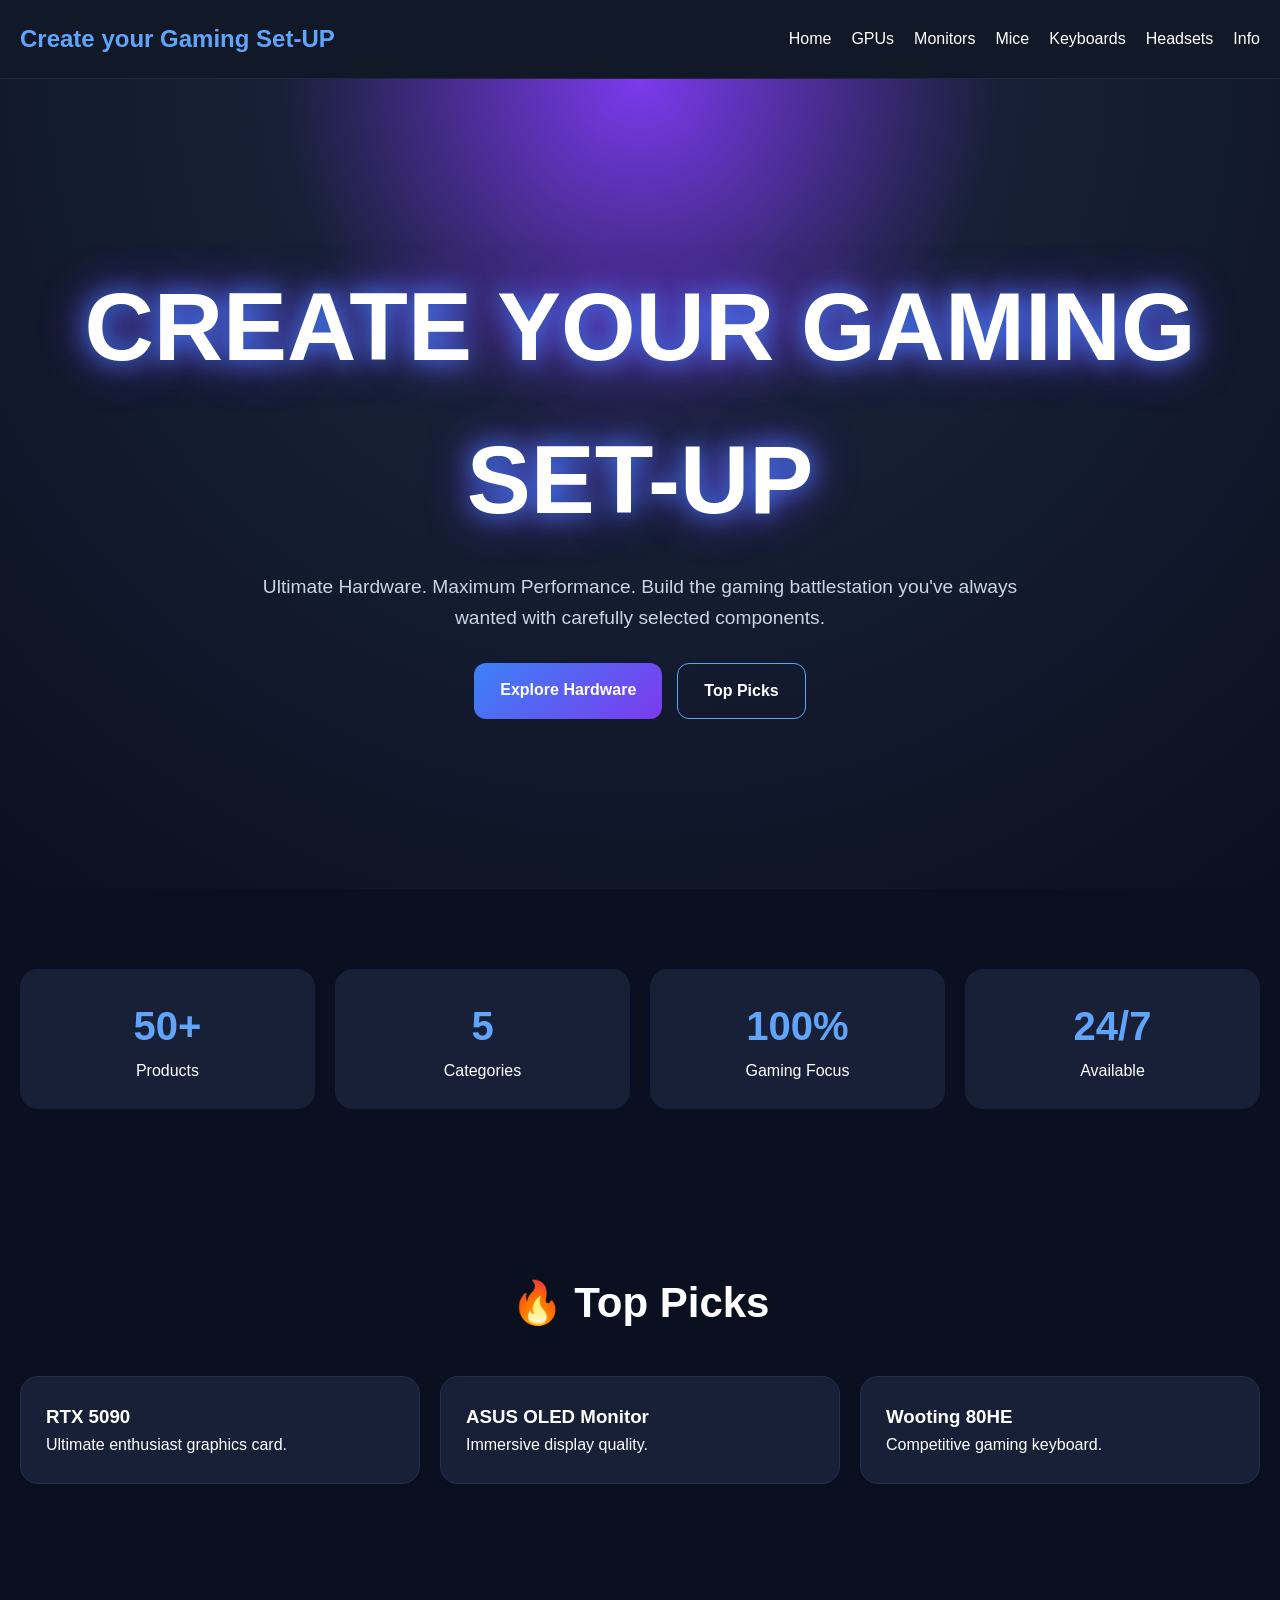
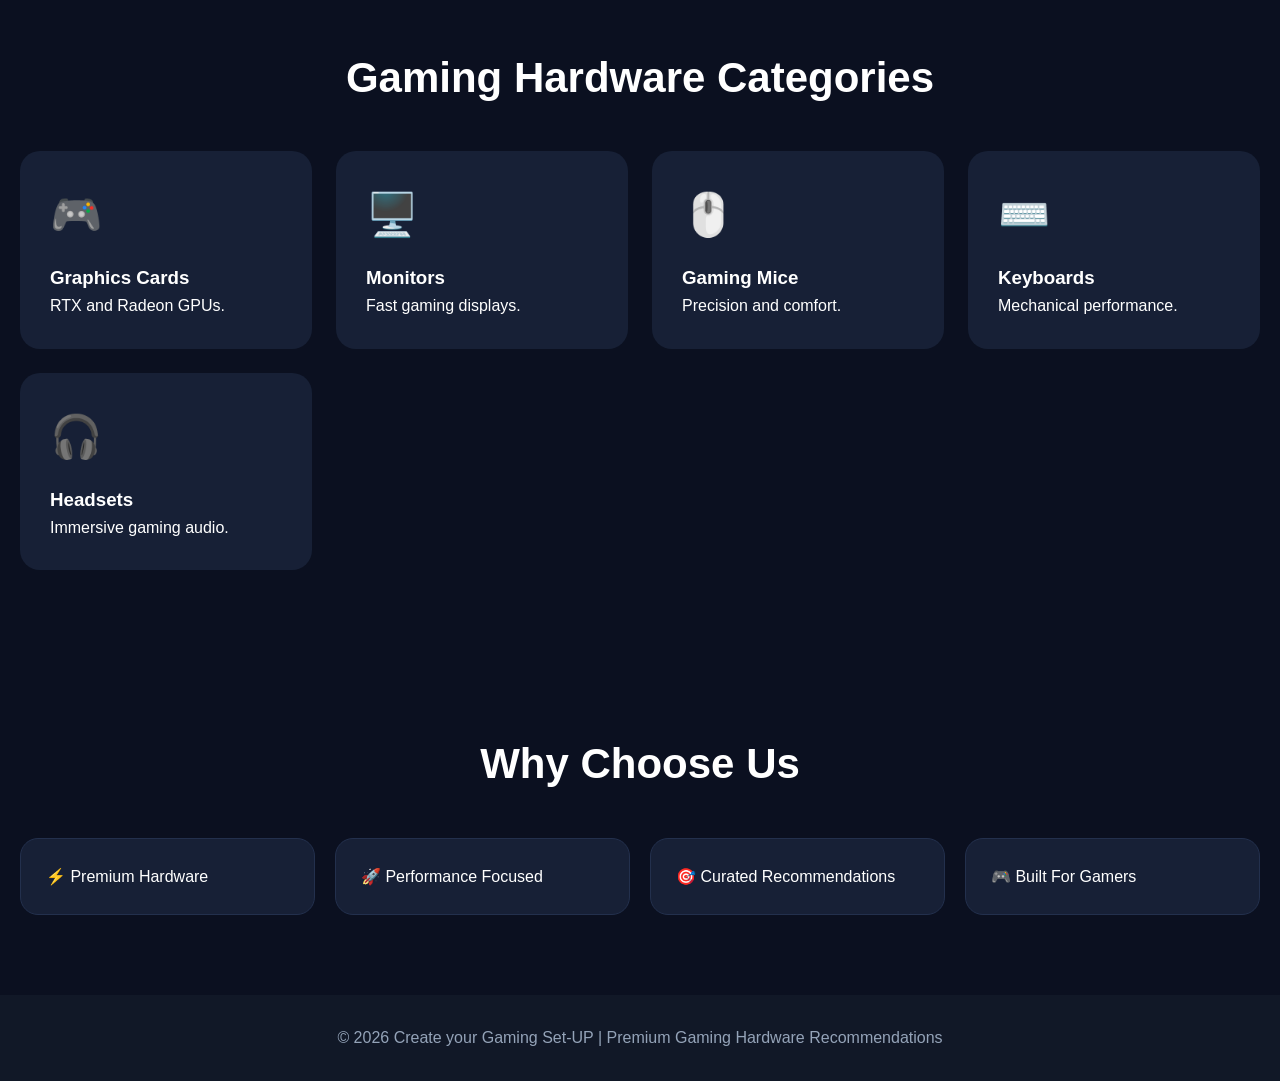
<file: index.html>
<!DOCTYPE html><html lang='en'><head><meta charset='UTF-8'><meta name='viewport' content='width=device-width,initial-scale=1.0'><title>Create your Gaming Set-UP</title><link rel='stylesheet' href='style.css'><style>.hero{min-height:90vh;background:radial-gradient(circle at top,#7c3aed 0%,#172036 35%,#0b1020 100%);display:flex;align-items:center;justify-content:center;text-align:center;padding:40px}.hero h1{font-size:clamp(3rem,8vw,6rem);margin-bottom:15px;text-transform:uppercase;text-shadow:0 0 25px #3b82f6,0 0 45px #7c3aed}.hero p{max-width:760px;margin:auto;color:#cbd5e1;font-size:1.2rem}.cta{margin-top:30px;display:flex;gap:15px;justify-content:center;flex-wrap:wrap}.cta a{padding:14px 26px;border-radius:12px;text-decoration:none;color:#fff;font-weight:700}.primary{background:linear-gradient(135deg,#3b82f6,#7c3aed)}.secondary{border:1px solid #60a5fa}.section{max-width:1400px;margin:auto;padding:80px 20px}.cards{display:grid;grid-template-columns:repeat(auto-fit,minmax(250px,1fr));gap:24px}.cat{background:#172036;border-radius:20px;padding:30px;text-decoration:none;color:#fff;transition:.3s}.cat:hover{transform:translateY(-10px);box-shadow:0 0 25px rgba(59,130,246,.5)}.icon{font-size:42px;margin-bottom:15px}.stats{display:grid;grid-template-columns:repeat(auto-fit,minmax(180px,1fr));gap:20px}.stat{background:#172036;padding:25px;border-radius:18px;text-align:center}.num{font-size:2.5rem;font-weight:800;color:#60a5fa}.top{display:grid;grid-template-columns:repeat(auto-fit,minmax(280px,1fr));gap:20px}.topcard{background:#172036;padding:25px;border-radius:18px;border:1px solid #23304d}</style></head><body><nav class='nav-container'><div class='logo'>Create your Gaming Set-UP</div><div class='nav-links'><a href='index.html'>Home</a><a href='graphics-cards.html'>GPUs</a><a href='monitors.html'>Monitors</a><a href='gaming-mice.html'>Mice</a><a href='keyboards.html'>Keyboards</a><a href='headsets.html'>Headsets</a><a href='info.html'>Info</a></div></nav><section class='hero'><div><h1>Create your Gaming Set-UP</h1><p>Ultimate Hardware. Maximum Performance. Build the gaming battlestation you've always wanted with carefully selected components.</p><div class='cta'><a class='primary' href='#categories'>Explore Hardware</a><a class='secondary' href='#top'>Top Picks</a></div></div></section><section class='section'><div class='stats'><div class='stat'><div class='num'>50+</div><p>Products</p></div><div class='stat'><div class='num'>5</div><p>Categories</p></div><div class='stat'><div class='num'>100%</div><p>Gaming Focus</p></div><div class='stat'><div class='num'>24/7</div><p>Available</p></div></div></section><section id='top' class='section'><h2 class='section-title'>🔥 Top Picks</h2><div class='top'><div class='topcard'><h3>RTX 5090</h3><p>Ultimate enthusiast graphics card.</p></div><div class='topcard'><h3>ASUS OLED Monitor</h3><p>Immersive display quality.</p></div><div class='topcard'><h3>Wooting 80HE</h3><p>Competitive gaming keyboard.</p></div></div></section><section id='categories' class='section'><h2 class='section-title'>Gaming Hardware Categories</h2><div class='cards'><a class='cat' href='graphics-cards.html'><div class='icon'>🎮</div><h3>Graphics Cards</h3><p>RTX and Radeon GPUs.</p></a><a class='cat' href='monitors.html'><div class='icon'>🖥️</div><h3>Monitors</h3><p>Fast gaming displays.</p></a><a class='cat' href='gaming-mice.html'><div class='icon'>🖱️</div><h3>Gaming Mice</h3><p>Precision and comfort.</p></a><a class='cat' href='keyboards.html'><div class='icon'>⌨️</div><h3>Keyboards</h3><p>Mechanical performance.</p></a><a class='cat' href='headsets.html'><div class='icon'>🎧</div><h3>Headsets</h3><p>Immersive gaming audio.</p></a></div></section><section class='section'><h2 class='section-title'>Why Choose Us</h2><div class='top'><div class='topcard'>⚡ Premium Hardware</div><div class='topcard'>🚀 Performance Focused</div><div class='topcard'>🎯 Curated Recommendations</div><div class='topcard'>🎮 Built For Gamers</div></div></section><footer>© 2026 Create your Gaming Set-UP | Premium Gaming Hardware Recommendations</footer></body></html>
</file>
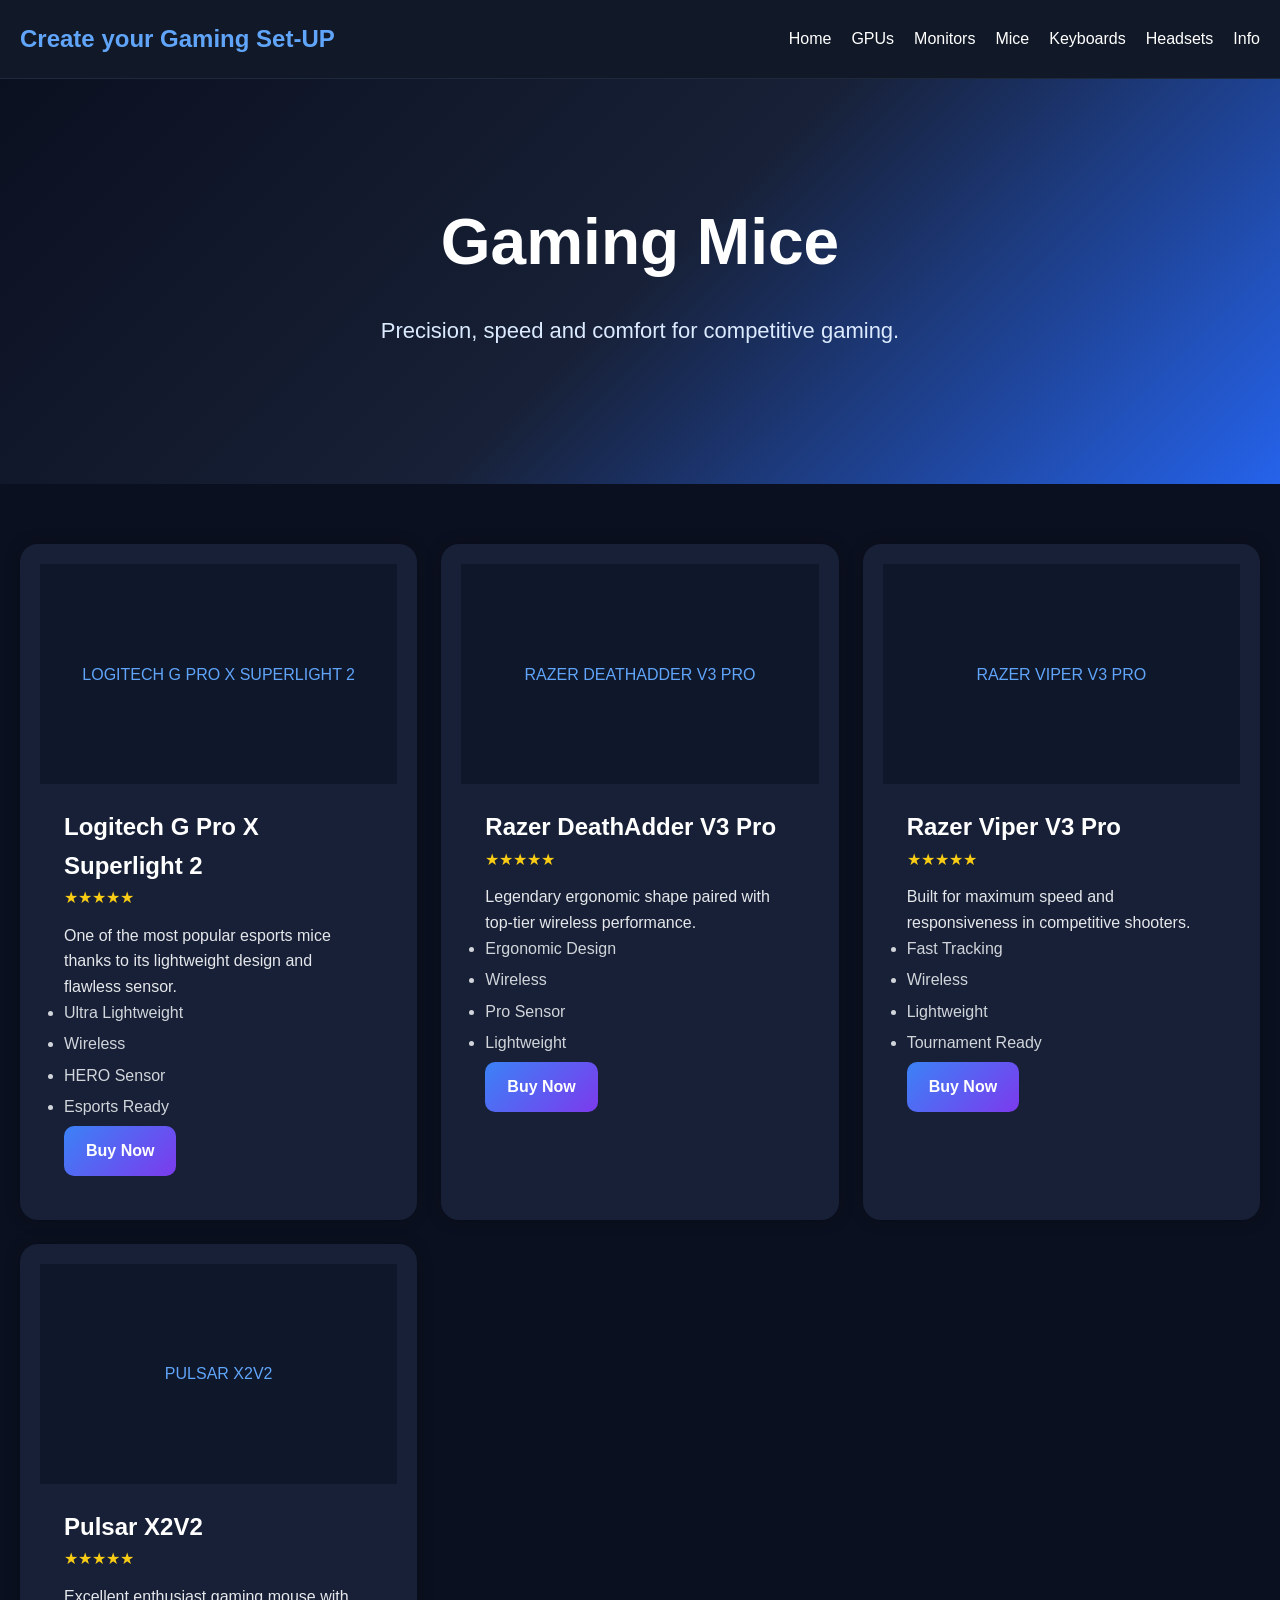
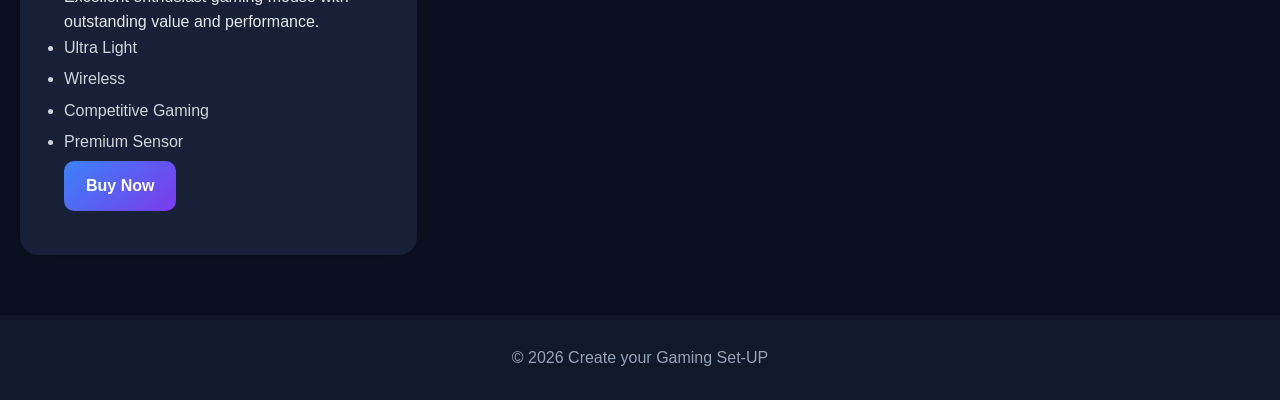
<file: gaming-mice-v2.html>
<!DOCTYPE html><html lang='en'><head><meta charset='UTF-8'><meta name='viewport' content='width=device-width,initial-scale=1.0'><title>Gaming Mice</title><link rel='stylesheet' href='style.css'><style>.hero{min-height:45vh;display:flex;align-items:center;justify-content:center;text-align:center;background:linear-gradient(135deg,#0b1020,#172036,#2563eb);color:#fff}.hero p{color:#dbeafe}.products{max-width:1400px;margin:auto;padding:60px 20px;display:grid;grid-template-columns:repeat(auto-fit,minmax(320px,1fr));gap:24px}.card{background:#172036;border-radius:18px;overflow:hidden;box-shadow:0 0 15px rgba(0,0,0,.25)}.img{height:220px;background:#0f172a;display:flex;align-items:center;justify-content:center;color:#60a5fa}.content{padding:24px;color:#fff}.content h2{color:#fff}.content p{color:#e5e7eb}.content li{color:#d1d5db;margin-bottom:6px}.rating{color:#facc15;margin-bottom:12px}.buy{display:inline-block;padding:12px 22px;background:linear-gradient(135deg,#3b82f6,#7c3aed);color:#fff;text-decoration:none;border-radius:10px;font-weight:700}</style></head><body><nav class='nav-container'><div class='logo'>Create your Gaming Set-UP</div><div class='nav-links'><a href='index.html'>Home</a><a href='graphics-cards.html'>GPUs</a><a href='monitors.html'>Monitors</a><a href='gaming-mice.html'>Mice</a><a href='keyboards.html'>Keyboards</a><a href='headsets.html'>Headsets</a><a href='info.html'>Info</a></div></nav><section class='hero'><div><h1>Gaming Mice</h1><p>Precision, speed and comfort for competitive gaming.</p></div></section><section class='products'><div class='card'><div class='img'>LOGITECH G PRO X SUPERLIGHT 2</div><div class='content'><h2>Logitech G Pro X Superlight 2</h2><div class='rating'>★★★★★</div><p>One of the most popular esports mice thanks to its lightweight design and flawless sensor.</p><ul><li>Ultra Lightweight</li><li>Wireless</li><li>HERO Sensor</li><li>Esports Ready</li></ul><a class='buy' href='#'>Buy Now</a></div></div><div class='card'><div class='img'>RAZER DEATHADDER V3 PRO</div><div class='content'><h2>Razer DeathAdder V3 Pro</h2><div class='rating'>★★★★★</div><p>Legendary ergonomic shape paired with top-tier wireless performance.</p><ul><li>Ergonomic Design</li><li>Wireless</li><li>Pro Sensor</li><li>Lightweight</li></ul><a class='buy' href='#'>Buy Now</a></div></div><div class='card'><div class='img'>RAZER VIPER V3 PRO</div><div class='content'><h2>Razer Viper V3 Pro</h2><div class='rating'>★★★★★</div><p>Built for maximum speed and responsiveness in competitive shooters.</p><ul><li>Fast Tracking</li><li>Wireless</li><li>Lightweight</li><li>Tournament Ready</li></ul><a class='buy' href='#'>Buy Now</a></div></div><div class='card'><div class='img'>PULSAR X2V2</div><div class='content'><h2>Pulsar X2V2</h2><div class='rating'>★★★★★</div><p>Excellent enthusiast gaming mouse with outstanding value and performance.</p><ul><li>Ultra Light</li><li>Wireless</li><li>Competitive Gaming</li><li>Premium Sensor</li></ul><a class='buy' href='#'>Buy Now</a></div></div></section><footer>© 2026 Create your Gaming Set-UP</footer></body></html>
</file>
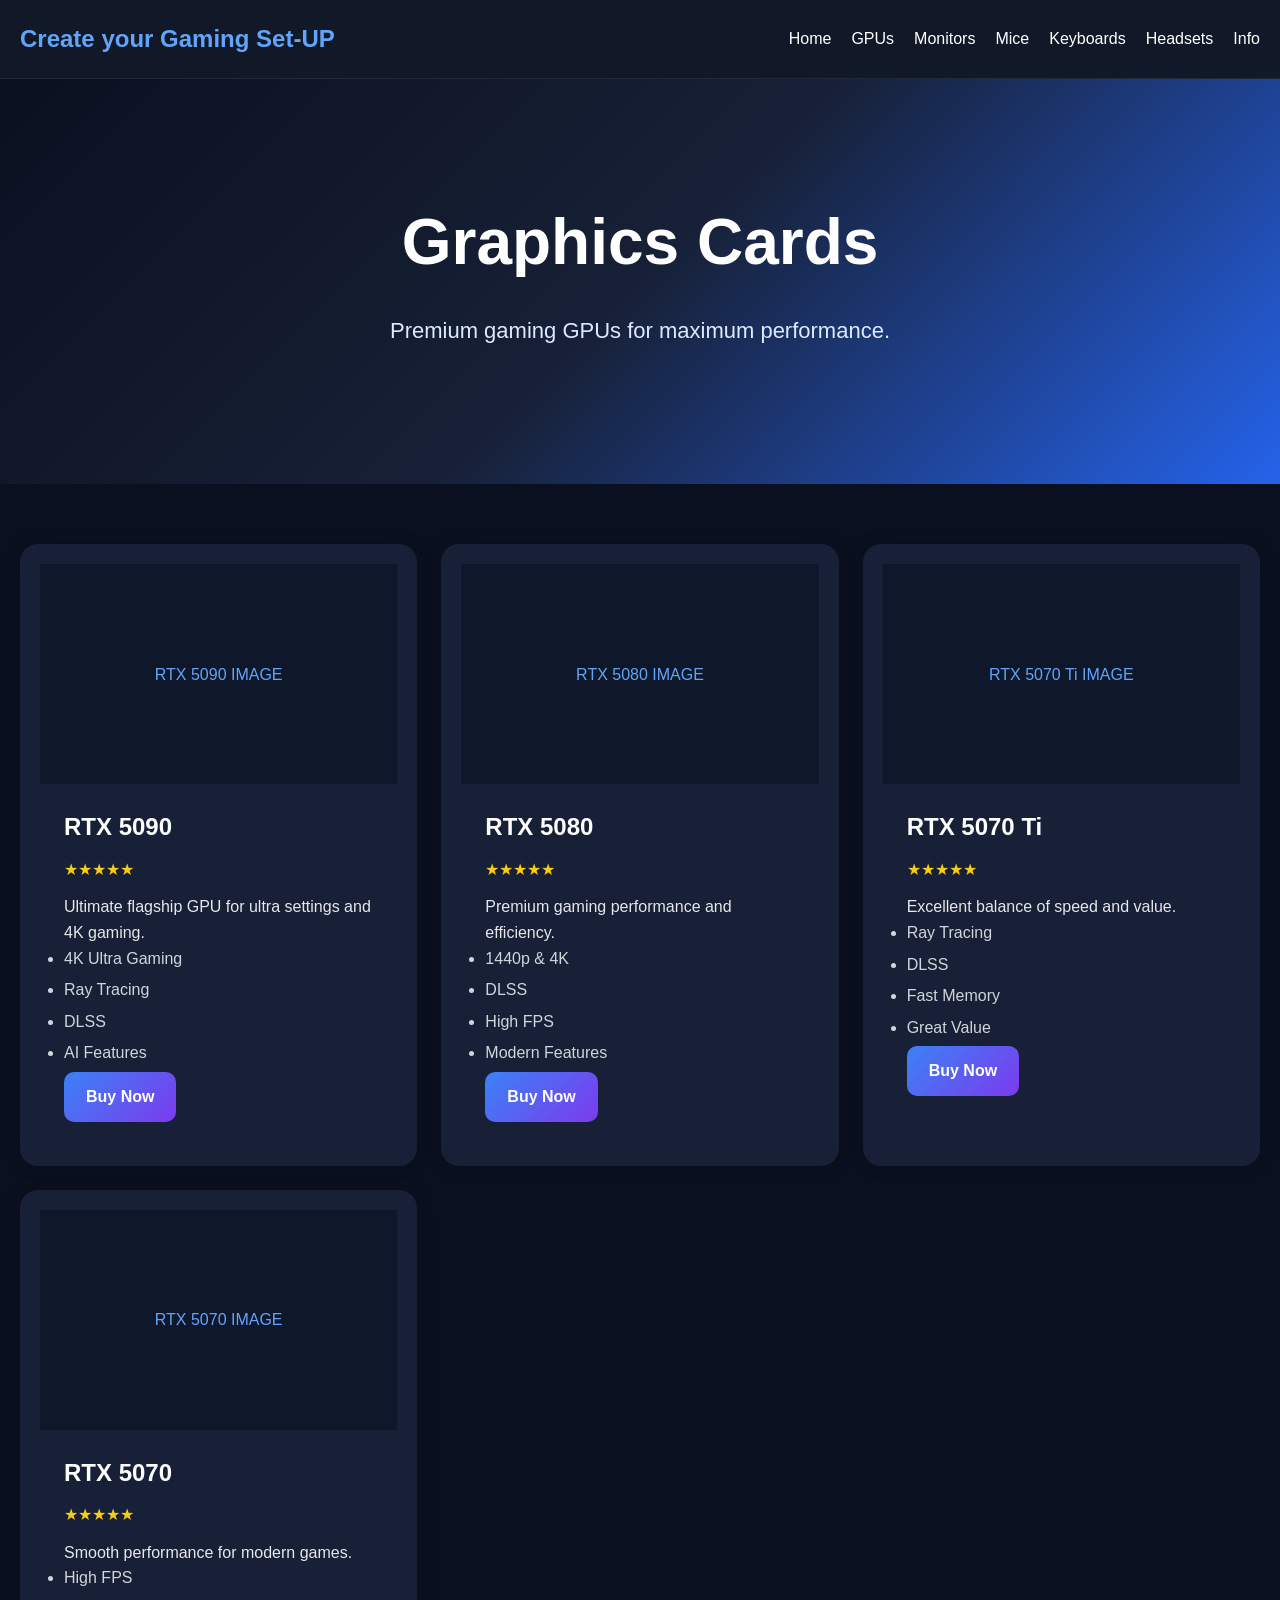
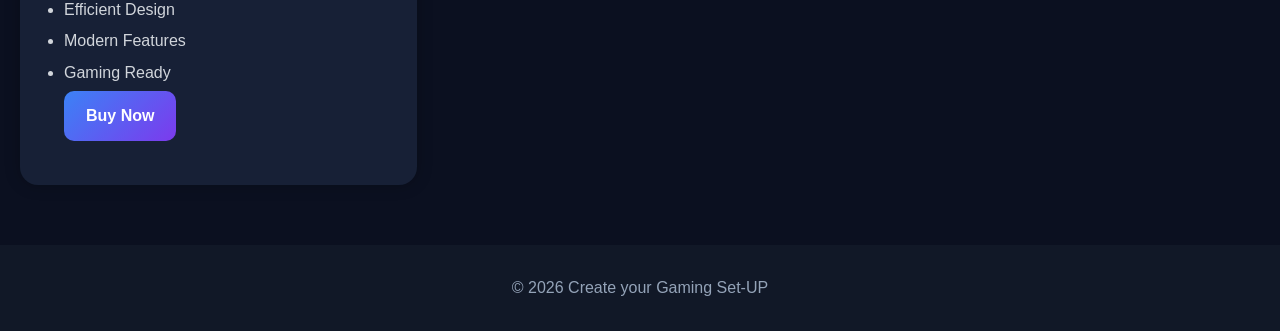
<file: graphics-cards (2).html>
<!DOCTYPE html><html lang='en'><head><meta charset='UTF-8'><meta name='viewport' content='width=device-width,initial-scale=1.0'><title>Graphics Cards</title><link rel='stylesheet' href='style.css'><style>.hero{min-height:45vh;display:flex;align-items:center;justify-content:center;text-align:center;background:linear-gradient(135deg,#0b1020,#172036,#2563eb);color:#fff}.hero p{color:#dbeafe}.products{max-width:1400px;margin:auto;padding:60px 20px;display:grid;grid-template-columns:repeat(auto-fit,minmax(320px,1fr));gap:24px}.card{background:#172036;border-radius:18px;overflow:hidden;box-shadow:0 0 15px rgba(0,0,0,.25)}.img{height:220px;background:#0f172a;display:flex;align-items:center;justify-content:center;color:#60a5fa}.content{padding:24px;color:#fff}.content h2{color:#fff;margin-bottom:10px}.content p{color:#e5e7eb}.content li{color:#d1d5db;margin-bottom:6px}.buy{display:inline-block;padding:12px 22px;background:linear-gradient(135deg,#3b82f6,#7c3aed);color:#fff;text-decoration:none;border-radius:10px;font-weight:700}.rating{color:#facc15;margin-bottom:12px}</style></head><body><nav class='nav-container'><div class='logo'>Create your Gaming Set-UP</div><div class='nav-links'><a href='index.html'>Home</a><a href='graphics-cards.html'>GPUs</a><a href='monitors.html'>Monitors</a><a href='gaming-mice.html'>Mice</a><a href='keyboards.html'>Keyboards</a><a href='headsets.html'>Headsets</a><a href='info.html'>Info</a></div></nav><section class='hero'><div><h1>Graphics Cards</h1><p>Premium gaming GPUs for maximum performance.</p></div></section><section class='products'><div class='card'><div class='img'>RTX 5090 IMAGE</div><div class='content'><h2>RTX 5090</h2><div class='rating'>★★★★★</div><p>Ultimate flagship GPU for ultra settings and 4K gaming.</p><ul><li>4K Ultra Gaming</li><li>Ray Tracing</li><li>DLSS</li><li>AI Features</li></ul><a class='buy' href='#'>Buy Now</a></div></div><div class='card'><div class='img'>RTX 5080 IMAGE</div><div class='content'><h2>RTX 5080</h2><div class='rating'>★★★★★</div><p>Premium gaming performance and efficiency.</p><ul><li>1440p & 4K</li><li>DLSS</li><li>High FPS</li><li>Modern Features</li></ul><a class='buy' href='#'>Buy Now</a></div></div><div class='card'><div class='img'>RTX 5070 Ti IMAGE</div><div class='content'><h2>RTX 5070 Ti</h2><div class='rating'>★★★★★</div><p>Excellent balance of speed and value.</p><ul><li>Ray Tracing</li><li>DLSS</li><li>Fast Memory</li><li>Great Value</li></ul><a class='buy' href='#'>Buy Now</a></div></div><div class='card'><div class='img'>RTX 5070 IMAGE</div><div class='content'><h2>RTX 5070</h2><div class='rating'>★★★★★</div><p>Smooth performance for modern games.</p><ul><li>High FPS</li><li>Efficient Design</li><li>Modern Features</li><li>Gaming Ready</li></ul><a class='buy' href='#'>Buy Now</a></div></div></section><footer>© 2026 Create your Gaming Set-UP</footer></body></html>
</file>
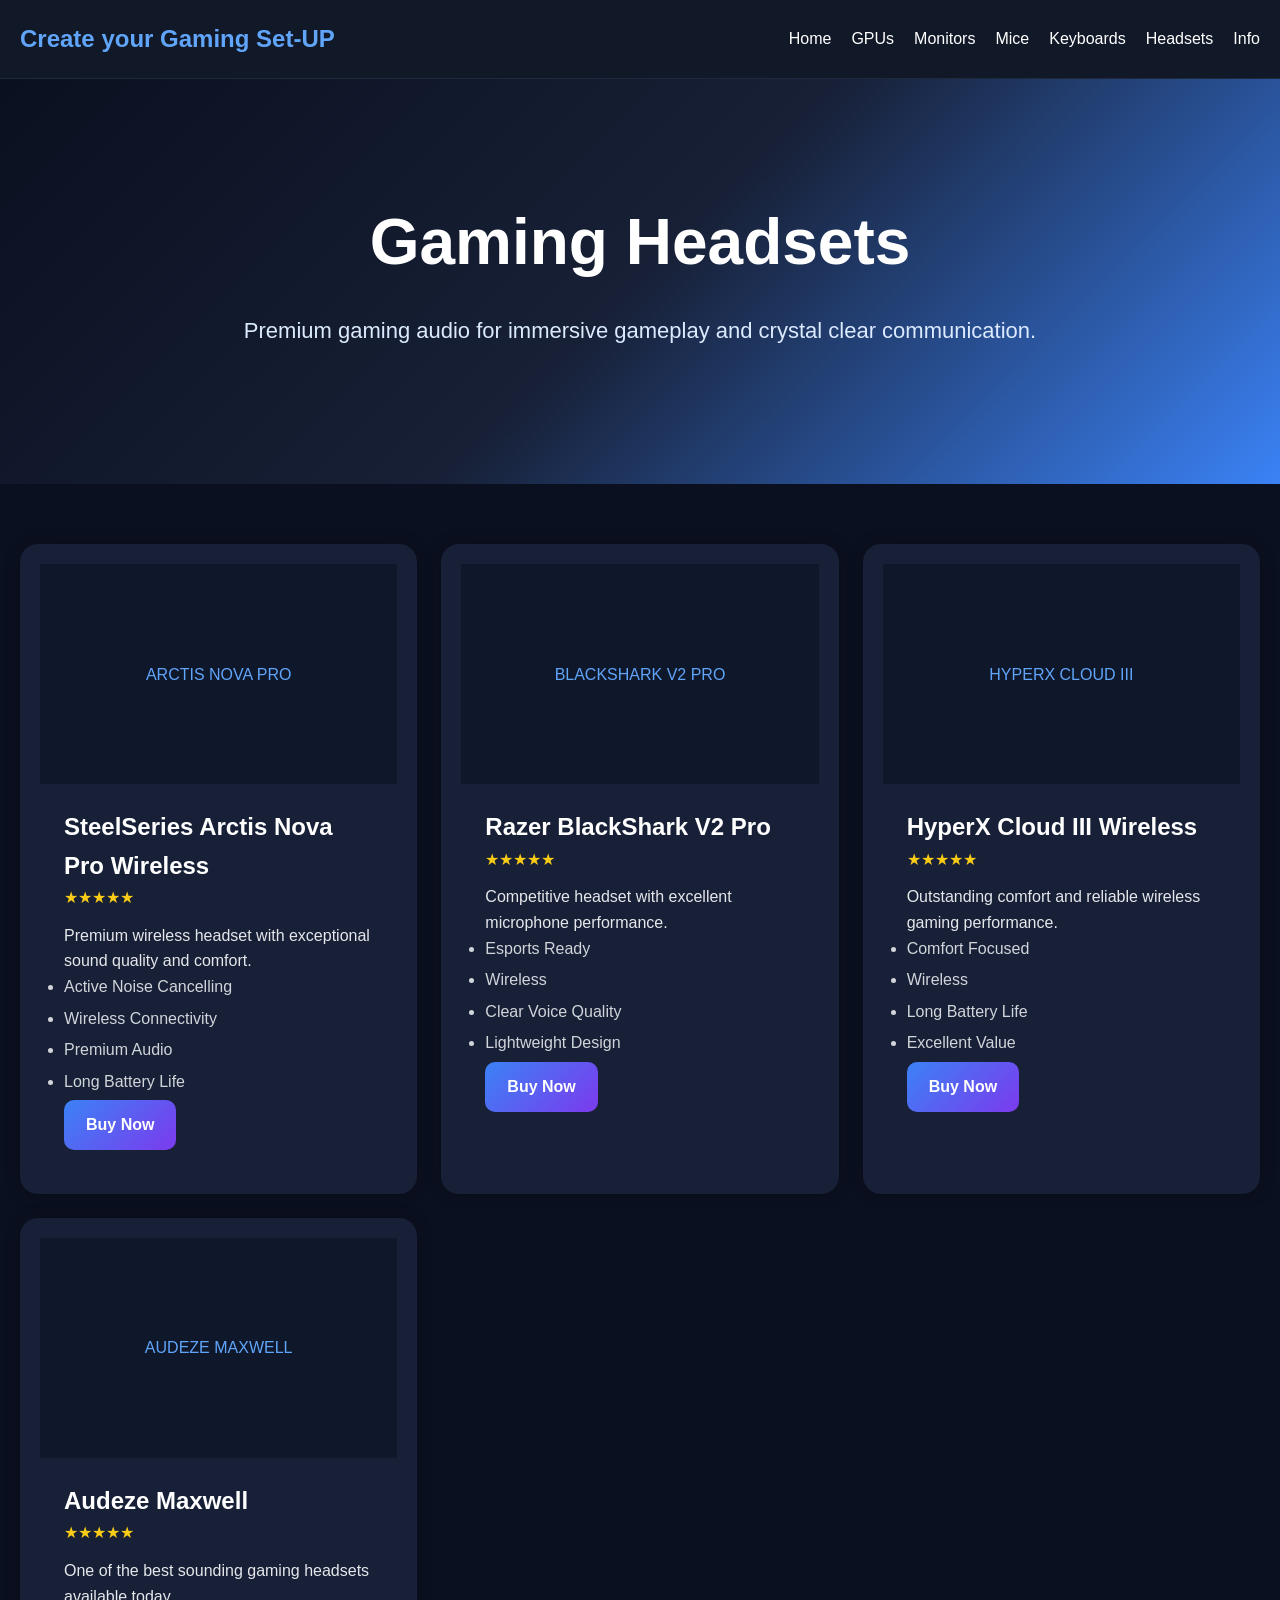
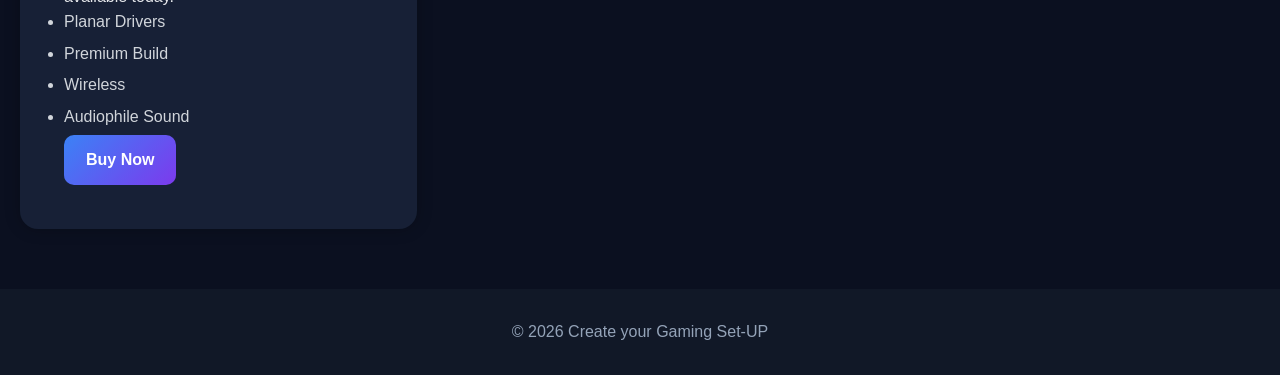
<file: headsets-v2.html>
<!DOCTYPE html><html lang='en'><head><meta charset='UTF-8'><meta name='viewport' content='width=device-width,initial-scale=1.0'><title>Headsets</title><link rel='stylesheet' href='style.css'><style>.hero{min-height:45vh;display:flex;align-items:center;justify-content:center;text-align:center;background:linear-gradient(135deg,#0b1020,#172036,#3b82f6);color:#fff}.hero p{color:#dbeafe}.products{max-width:1400px;margin:auto;padding:60px 20px;display:grid;grid-template-columns:repeat(auto-fit,minmax(320px,1fr));gap:24px}.card{background:#172036;border-radius:18px;overflow:hidden;box-shadow:0 0 15px rgba(0,0,0,.25)}.img{height:220px;background:#0f172a;display:flex;align-items:center;justify-content:center;color:#60a5fa}.content{padding:24px;color:#fff}.content h2{color:#fff}.content p{color:#e5e7eb}.content li{color:#d1d5db;margin-bottom:6px}.rating{color:#facc15;margin-bottom:12px}.buy{display:inline-block;padding:12px 22px;background:linear-gradient(135deg,#3b82f6,#7c3aed);color:#fff;text-decoration:none;border-radius:10px;font-weight:700}</style></head><body><nav class='nav-container'><div class='logo'>Create your Gaming Set-UP</div><div class='nav-links'><a href='index.html'>Home</a><a href='graphics-cards.html'>GPUs</a><a href='monitors.html'>Monitors</a><a href='gaming-mice.html'>Mice</a><a href='keyboards.html'>Keyboards</a><a href='headsets.html'>Headsets</a><a href='info.html'>Info</a></div></nav><section class='hero'><div><h1>Gaming Headsets</h1><p>Premium gaming audio for immersive gameplay and crystal clear communication.</p></div></section><section class='products'><div class='card'><div class='img'>ARCTIS NOVA PRO</div><div class='content'><h2>SteelSeries Arctis Nova Pro Wireless</h2><div class='rating'>★★★★★</div><p>Premium wireless headset with exceptional sound quality and comfort.</p><ul><li>Active Noise Cancelling</li><li>Wireless Connectivity</li><li>Premium Audio</li><li>Long Battery Life</li></ul><a class='buy' href='#'>Buy Now</a></div></div><div class='card'><div class='img'>BLACKSHARK V2 PRO</div><div class='content'><h2>Razer BlackShark V2 Pro</h2><div class='rating'>★★★★★</div><p>Competitive headset with excellent microphone performance.</p><ul><li>Esports Ready</li><li>Wireless</li><li>Clear Voice Quality</li><li>Lightweight Design</li></ul><a class='buy' href='#'>Buy Now</a></div></div><div class='card'><div class='img'>HYPERX CLOUD III</div><div class='content'><h2>HyperX Cloud III Wireless</h2><div class='rating'>★★★★★</div><p>Outstanding comfort and reliable wireless gaming performance.</p><ul><li>Comfort Focused</li><li>Wireless</li><li>Long Battery Life</li><li>Excellent Value</li></ul><a class='buy' href='#'>Buy Now</a></div></div><div class='card'><div class='img'>AUDEZE MAXWELL</div><div class='content'><h2>Audeze Maxwell</h2><div class='rating'>★★★★★</div><p>One of the best sounding gaming headsets available today.</p><ul><li>Planar Drivers</li><li>Premium Build</li><li>Wireless</li><li>Audiophile Sound</li></ul><a class='buy' href='#'>Buy Now</a></div></div></section><footer>© 2026 Create your Gaming Set-UP</footer></body></html>
</file>
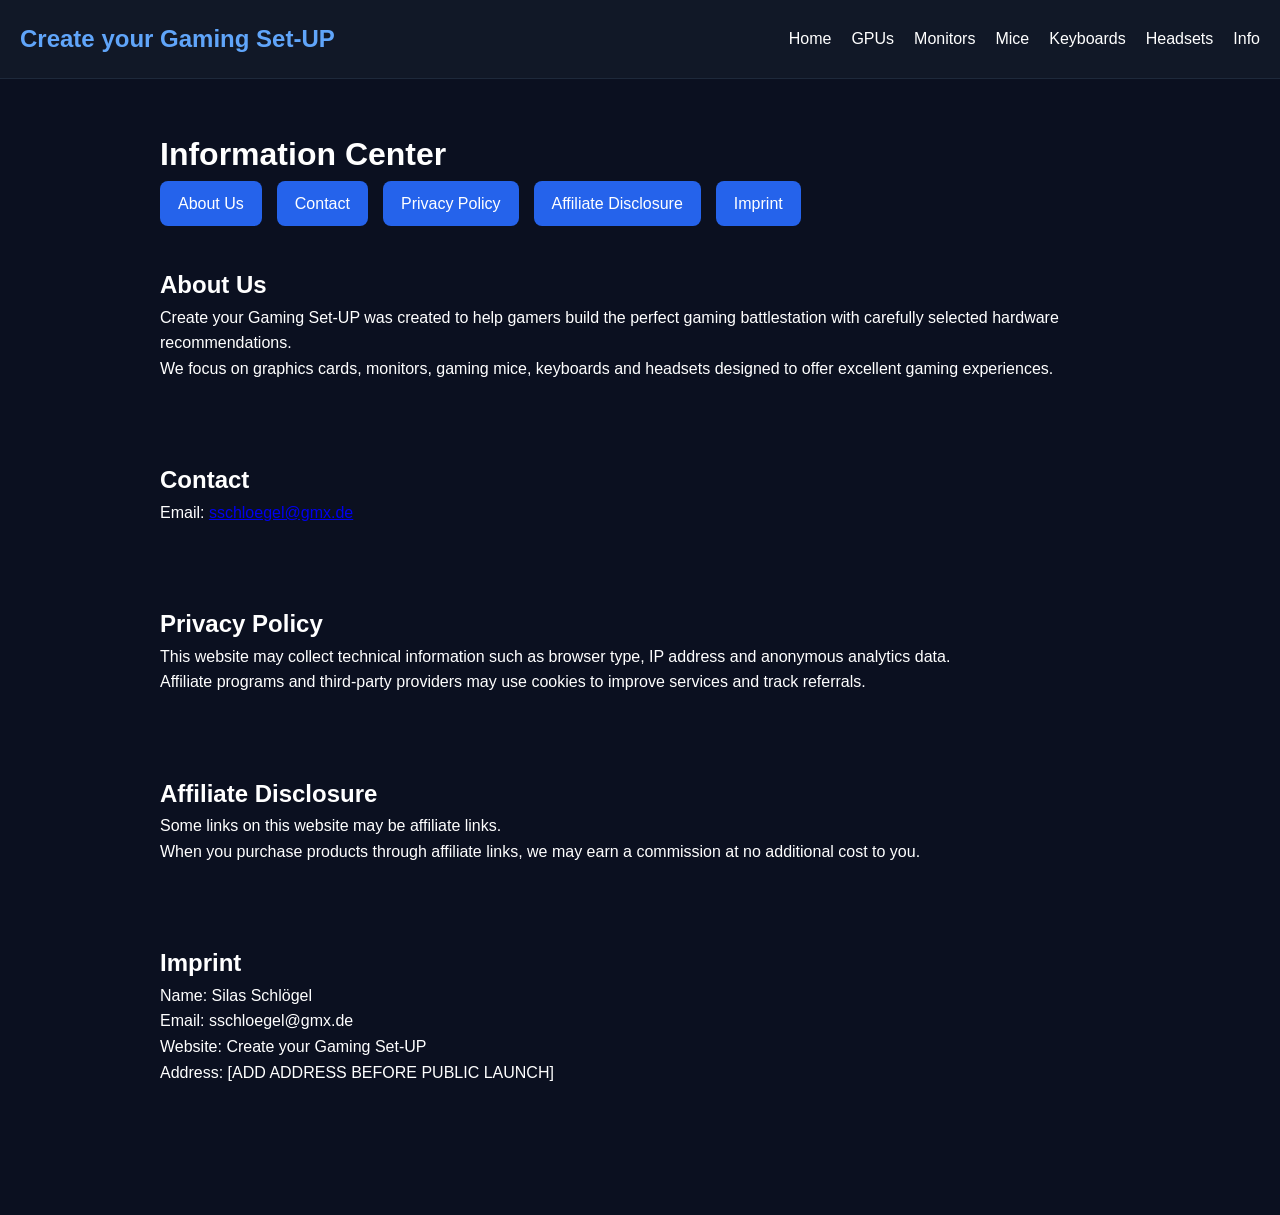
<file: info.html>
<!DOCTYPE html><html lang='en'><head><meta charset='UTF-8'><meta name='viewport' content='width=device-width,initial-scale=1.0'><title>Information | Create your Gaming Set-UP</title><link rel='stylesheet' href='style.css'><style>.content{max-width:1000px;margin:auto;padding:50px 20px}section{margin-bottom:80px}.menu{display:flex;flex-wrap:wrap;gap:15px;margin-bottom:40px}.menu a{background:#2563eb;padding:10px 18px;border-radius:8px;color:#fff;text-decoration:none}</style><link rel="stylesheet" href="style.css"></head><body><nav><div class="nav-container"><div class="logo">Create your Gaming Set-UP</div><div class="nav-links"><a href="index.html">Home</a><a href="graphics-cards.html">GPUs</a><a href="monitors.html">Monitors</a><a href="gaming-mice.html">Mice</a><a href="keyboards.html">Keyboards</a><a href="headsets.html">Headsets</a><a href="info.html">Info</a></div></div></nav><div class='content'><h1>Information Center</h1><div class='menu'><a href='#about'>About Us</a><a href='#contact'>Contact</a><a href='#privacy'>Privacy Policy</a><a href='#affiliate'>Affiliate Disclosure</a><a href='#imprint'>Imprint</a></div><section id='about'><h2>About Us</h2><p>Create your Gaming Set-UP was created to help gamers build the perfect gaming battlestation with carefully selected hardware recommendations.</p><p>We focus on graphics cards, monitors, gaming mice, keyboards and headsets designed to offer excellent gaming experiences.</p></section><section id='contact'><h2>Contact</h2><p>Email: <a href='mailto:sschloegel@gmx.de'>sschloegel@gmx.de</a></p></section><section id='privacy'><h2>Privacy Policy</h2><p>This website may collect technical information such as browser type, IP address and anonymous analytics data.</p><p>Affiliate programs and third-party providers may use cookies to improve services and track referrals.</p></section><section id='affiliate'><h2>Affiliate Disclosure</h2><p>Some links on this website may be affiliate links.</p><p>When you purchase products through affiliate links, we may earn a commission at no additional cost to you.</p></section><section id='imprint'><h2>Imprint</h2><p>Name: Silas Schlögel</p><p>Email: sschloegel@gmx.de</p><p>Website: Create your Gaming Set-UP</p><p>Address: [ADD ADDRESS BEFORE PUBLIC LAUNCH]</p></section></div></body></html>
</file>
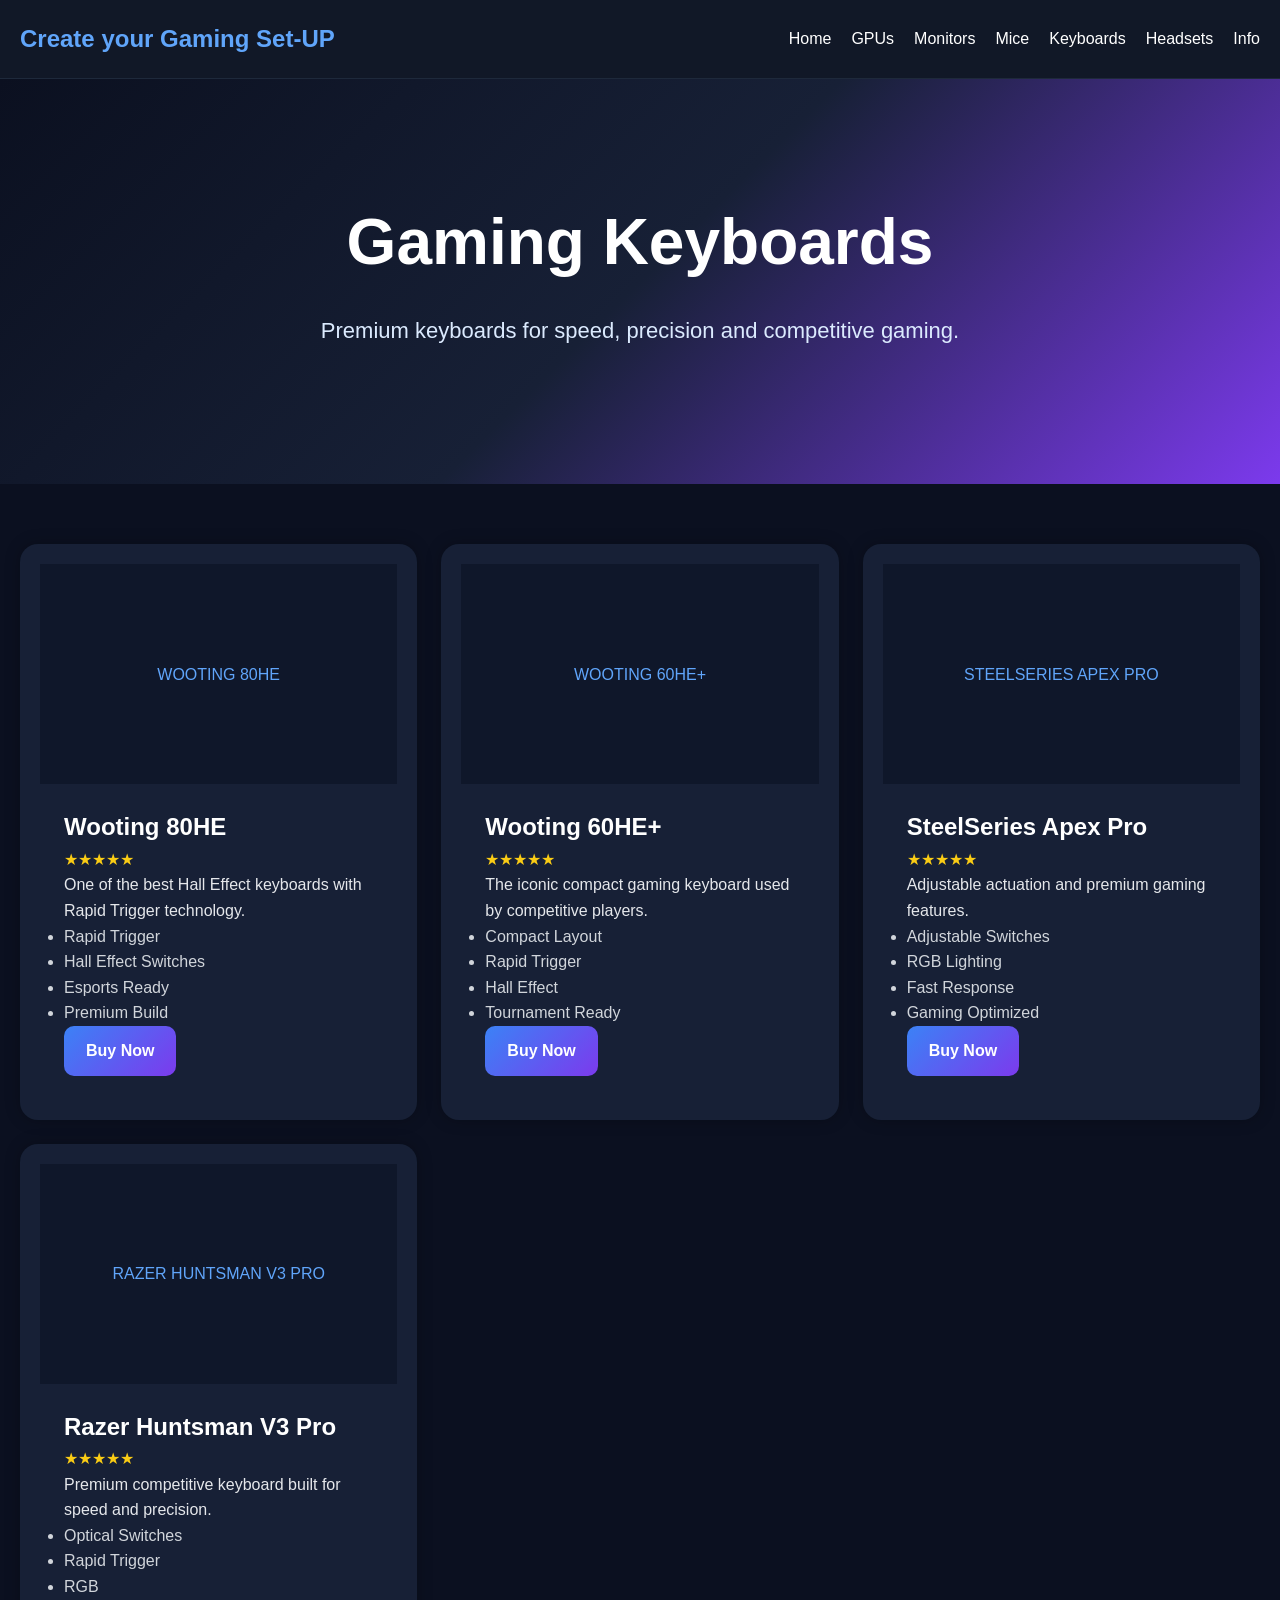
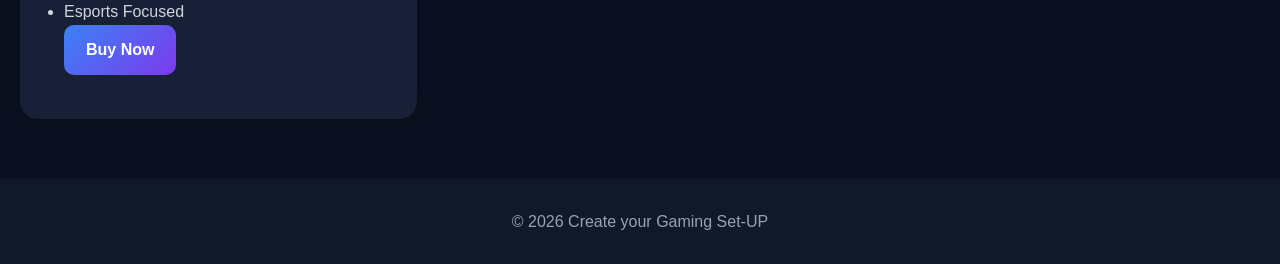
<file: keyboards-v2.html>
<!DOCTYPE html><html lang='en'><head><meta charset='UTF-8'><meta name='viewport' content='width=device-width,initial-scale=1.0'><title>Keyboards</title><link rel='stylesheet' href='style.css'><style>.hero{min-height:45vh;display:flex;align-items:center;justify-content:center;text-align:center;background:linear-gradient(135deg,#0b1020,#172036,#7c3aed);color:#fff}.hero p{color:#dbeafe}.products{max-width:1400px;margin:auto;padding:60px 20px;display:grid;grid-template-columns:repeat(auto-fit,minmax(320px,1fr));gap:24px}.card{background:#172036;border-radius:18px;overflow:hidden;box-shadow:0 0 15px rgba(0,0,0,.25)}.img{height:220px;background:#0f172a;display:flex;align-items:center;justify-content:center;color:#60a5fa}.content{padding:24px;color:#fff}.content h2{color:#fff}.content p{color:#e5e7eb}.content li{color:#d1d5db}.rating{color:#facc15}.buy{display:inline-block;padding:12px 22px;background:linear-gradient(135deg,#3b82f6,#7c3aed);color:#fff;text-decoration:none;border-radius:10px;font-weight:700}</style></head><body><nav class='nav-container'><div class='logo'>Create your Gaming Set-UP</div><div class='nav-links'><a href='index.html'>Home</a><a href='graphics-cards.html'>GPUs</a><a href='monitors.html'>Monitors</a><a href='gaming-mice.html'>Mice</a><a href='keyboards.html'>Keyboards</a><a href='headsets.html'>Headsets</a><a href='info.html'>Info</a></div></nav><section class='hero'><div><h1>Gaming Keyboards</h1><p>Premium keyboards for speed, precision and competitive gaming.</p></div></section><section class='products'><div class='card'><div class='img'>WOOTING 80HE</div><div class='content'><h2>Wooting 80HE</h2><div class='rating'>★★★★★</div><p>One of the best Hall Effect keyboards with Rapid Trigger technology.</p><ul><li>Rapid Trigger</li><li>Hall Effect Switches</li><li>Esports Ready</li><li>Premium Build</li></ul><a class='buy' href='#'>Buy Now</a></div></div><div class='card'><div class='img'>WOOTING 60HE+</div><div class='content'><h2>Wooting 60HE+</h2><div class='rating'>★★★★★</div><p>The iconic compact gaming keyboard used by competitive players.</p><ul><li>Compact Layout</li><li>Rapid Trigger</li><li>Hall Effect</li><li>Tournament Ready</li></ul><a class='buy' href='#'>Buy Now</a></div></div><div class='card'><div class='img'>STEELSERIES APEX PRO</div><div class='content'><h2>SteelSeries Apex Pro</h2><div class='rating'>★★★★★</div><p>Adjustable actuation and premium gaming features.</p><ul><li>Adjustable Switches</li><li>RGB Lighting</li><li>Fast Response</li><li>Gaming Optimized</li></ul><a class='buy' href='#'>Buy Now</a></div></div><div class='card'><div class='img'>RAZER HUNTSMAN V3 PRO</div><div class='content'><h2>Razer Huntsman V3 Pro</h2><div class='rating'>★★★★★</div><p>Premium competitive keyboard built for speed and precision.</p><ul><li>Optical Switches</li><li>Rapid Trigger</li><li>RGB</li><li>Esports Focused</li></ul><a class='buy' href='#'>Buy Now</a></div></div></section><footer>© 2026 Create your Gaming Set-UP</footer></body></html>
</file>
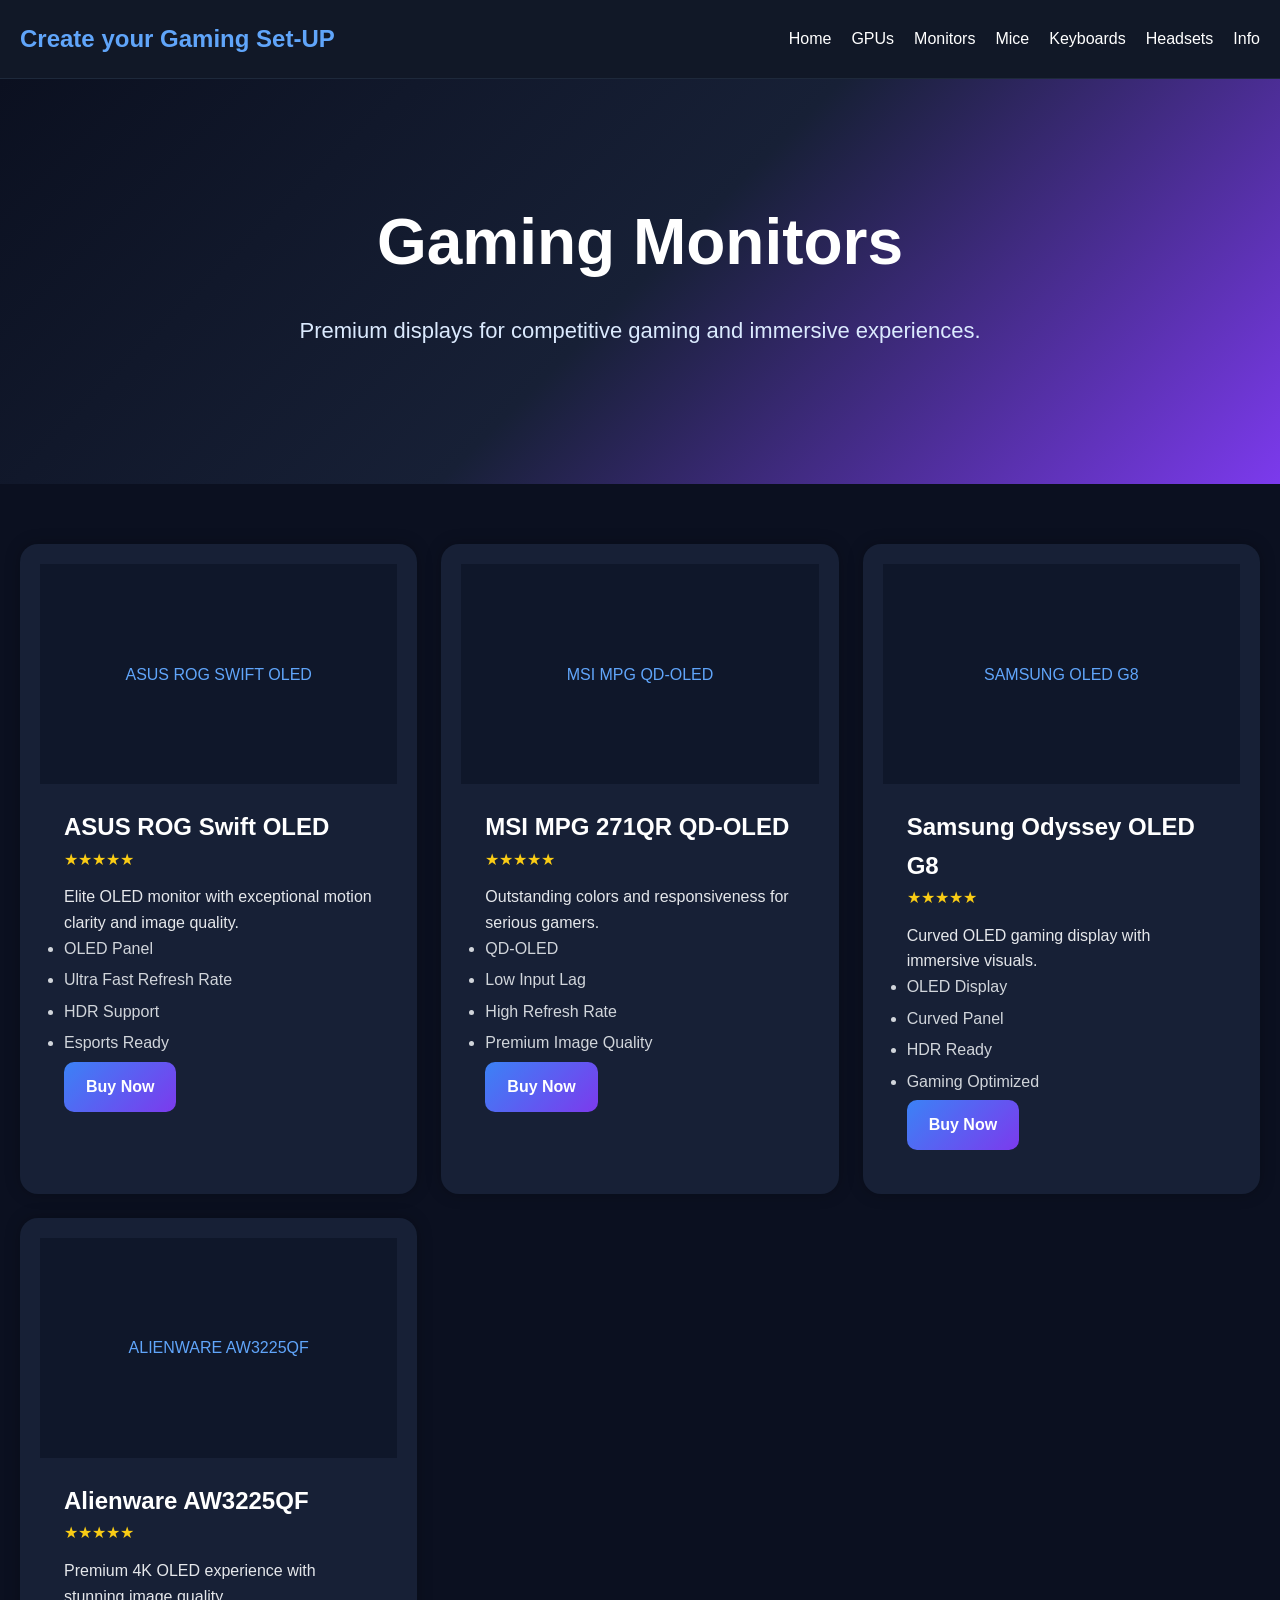
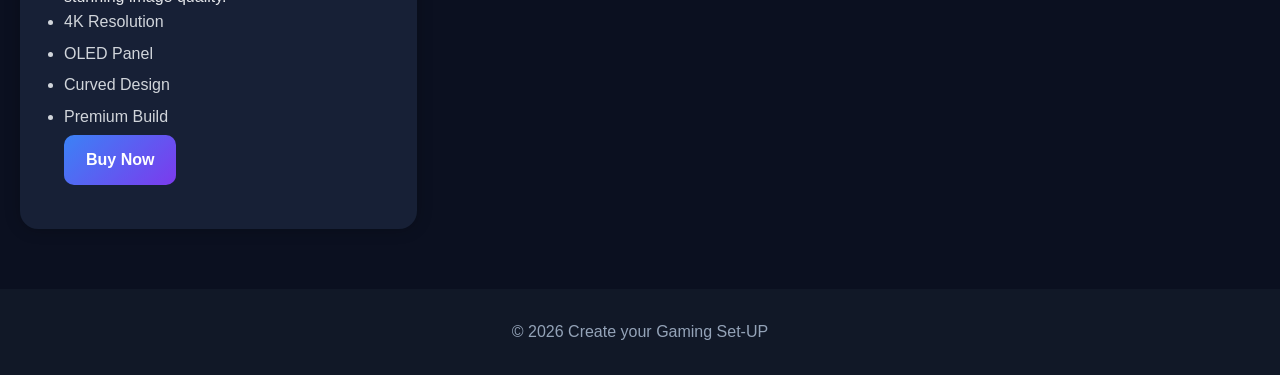
<file: monitors-v2.html>
<!DOCTYPE html><html lang='en'><head><meta charset='UTF-8'><meta name='viewport' content='width=device-width,initial-scale=1.0'><title>Monitors</title><link rel='stylesheet' href='style.css'><style>.hero{min-height:45vh;display:flex;align-items:center;justify-content:center;text-align:center;background:linear-gradient(135deg,#0b1020,#172036,#7c3aed);color:#fff}.hero p{color:#dbeafe}.products{max-width:1400px;margin:auto;padding:60px 20px;display:grid;grid-template-columns:repeat(auto-fit,minmax(320px,1fr));gap:24px}.card{background:#172036;border-radius:18px;overflow:hidden;box-shadow:0 0 15px rgba(0,0,0,.25)}.img{height:220px;background:#0f172a;display:flex;align-items:center;justify-content:center;color:#60a5fa}.content{padding:24px;color:#fff}.content h2{color:#fff}.content p{color:#e5e7eb}.content li{color:#d1d5db;margin-bottom:6px}.rating{color:#facc15;margin-bottom:12px}.buy{display:inline-block;padding:12px 22px;background:linear-gradient(135deg,#3b82f6,#7c3aed);color:#fff;text-decoration:none;border-radius:10px;font-weight:700}</style></head><body><nav class='nav-container'><div class='logo'>Create your Gaming Set-UP</div><div class='nav-links'><a href='index.html'>Home</a><a href='graphics-cards.html'>GPUs</a><a href='monitors.html'>Monitors</a><a href='gaming-mice.html'>Mice</a><a href='keyboards.html'>Keyboards</a><a href='headsets.html'>Headsets</a><a href='info.html'>Info</a></div></nav><section class='hero'><div><h1>Gaming Monitors</h1><p>Premium displays for competitive gaming and immersive experiences.</p></div></section><section class='products'><div class='card'><div class='img'>ASUS ROG SWIFT OLED</div><div class='content'><h2>ASUS ROG Swift OLED</h2><div class='rating'>★★★★★</div><p>Elite OLED monitor with exceptional motion clarity and image quality.</p><ul><li>OLED Panel</li><li>Ultra Fast Refresh Rate</li><li>HDR Support</li><li>Esports Ready</li></ul><a class='buy' href='#'>Buy Now</a></div></div><div class='card'><div class='img'>MSI MPG QD-OLED</div><div class='content'><h2>MSI MPG 271QR QD-OLED</h2><div class='rating'>★★★★★</div><p>Outstanding colors and responsiveness for serious gamers.</p><ul><li>QD-OLED</li><li>Low Input Lag</li><li>High Refresh Rate</li><li>Premium Image Quality</li></ul><a class='buy' href='#'>Buy Now</a></div></div><div class='card'><div class='img'>SAMSUNG OLED G8</div><div class='content'><h2>Samsung Odyssey OLED G8</h2><div class='rating'>★★★★★</div><p>Curved OLED gaming display with immersive visuals.</p><ul><li>OLED Display</li><li>Curved Panel</li><li>HDR Ready</li><li>Gaming Optimized</li></ul><a class='buy' href='#'>Buy Now</a></div></div><div class='card'><div class='img'>ALIENWARE AW3225QF</div><div class='content'><h2>Alienware AW3225QF</h2><div class='rating'>★★★★★</div><p>Premium 4K OLED experience with stunning image quality.</p><ul><li>4K Resolution</li><li>OLED Panel</li><li>Curved Design</li><li>Premium Build</li></ul><a class='buy' href='#'>Buy Now</a></div></div></section><footer>© 2026 Create your Gaming Set-UP</footer></body></html>
</file>
<file: style.css>
*{margin:0;padding:0;box-sizing:border-box}html{scroll-behavior:smooth}body{font-family:'Segoe UI',Arial,sans-serif;background:#0b1020;color:#fff;line-height:1.6}nav{position:sticky;top:0;z-index:1000;background:#111827;border-bottom:1px solid #1e293b}.nav-container{max-width:1400px;margin:auto;display:flex;justify-content:space-between;align-items:center;padding:20px}.logo{font-size:24px;font-weight:700;color:#60a5fa}.nav-links a{color:#fff;text-decoration:none;margin-left:20px}.hero{min-height:70vh;display:flex;justify-content:center;align-items:center;text-align:center;padding:40px;background:linear-gradient(135deg,#1e3a8a,#2563eb,#7c3aed)}.hero-content{max-width:900px}.hero h1{font-size:64px;margin-bottom:20px}.hero p{font-size:22px;color:#e5e7eb;margin-bottom:25px}.button,.btn{display:inline-block;background:#2563eb;color:#fff;text-decoration:none;padding:12px 22px;border-radius:10px;font-weight:600}.container{max-width:1400px;margin:auto;padding:60px 20px}.section-title{text-align:center;font-size:42px;margin-bottom:40px}.grid{display:grid;grid-template-columns:repeat(auto-fit,minmax(320px,1fr));gap:24px}.card{background:#172036;border-radius:18px;padding:20px;box-shadow:0 0 15px rgba(0,0,0,.25)}.image-placeholder{height:220px;border:2px dashed #60a5fa;border-radius:14px;display:flex;justify-content:center;align-items:center;color:#60a5fa;font-weight:700;margin-bottom:20px}.rating{color:gold}.affiliate{margin:15px 0;border:2px dashed #60a5fa;border-radius:10px;padding:12px;color:#93c5fd;background:#0f172a}footer{background:#111827;text-align:center;padding:30px;color:#94a3b8}@media(max-width:768px){.hero h1{font-size:42px}.hero p{font-size:18px}.nav-container{flex-direction:column}}
</file>
